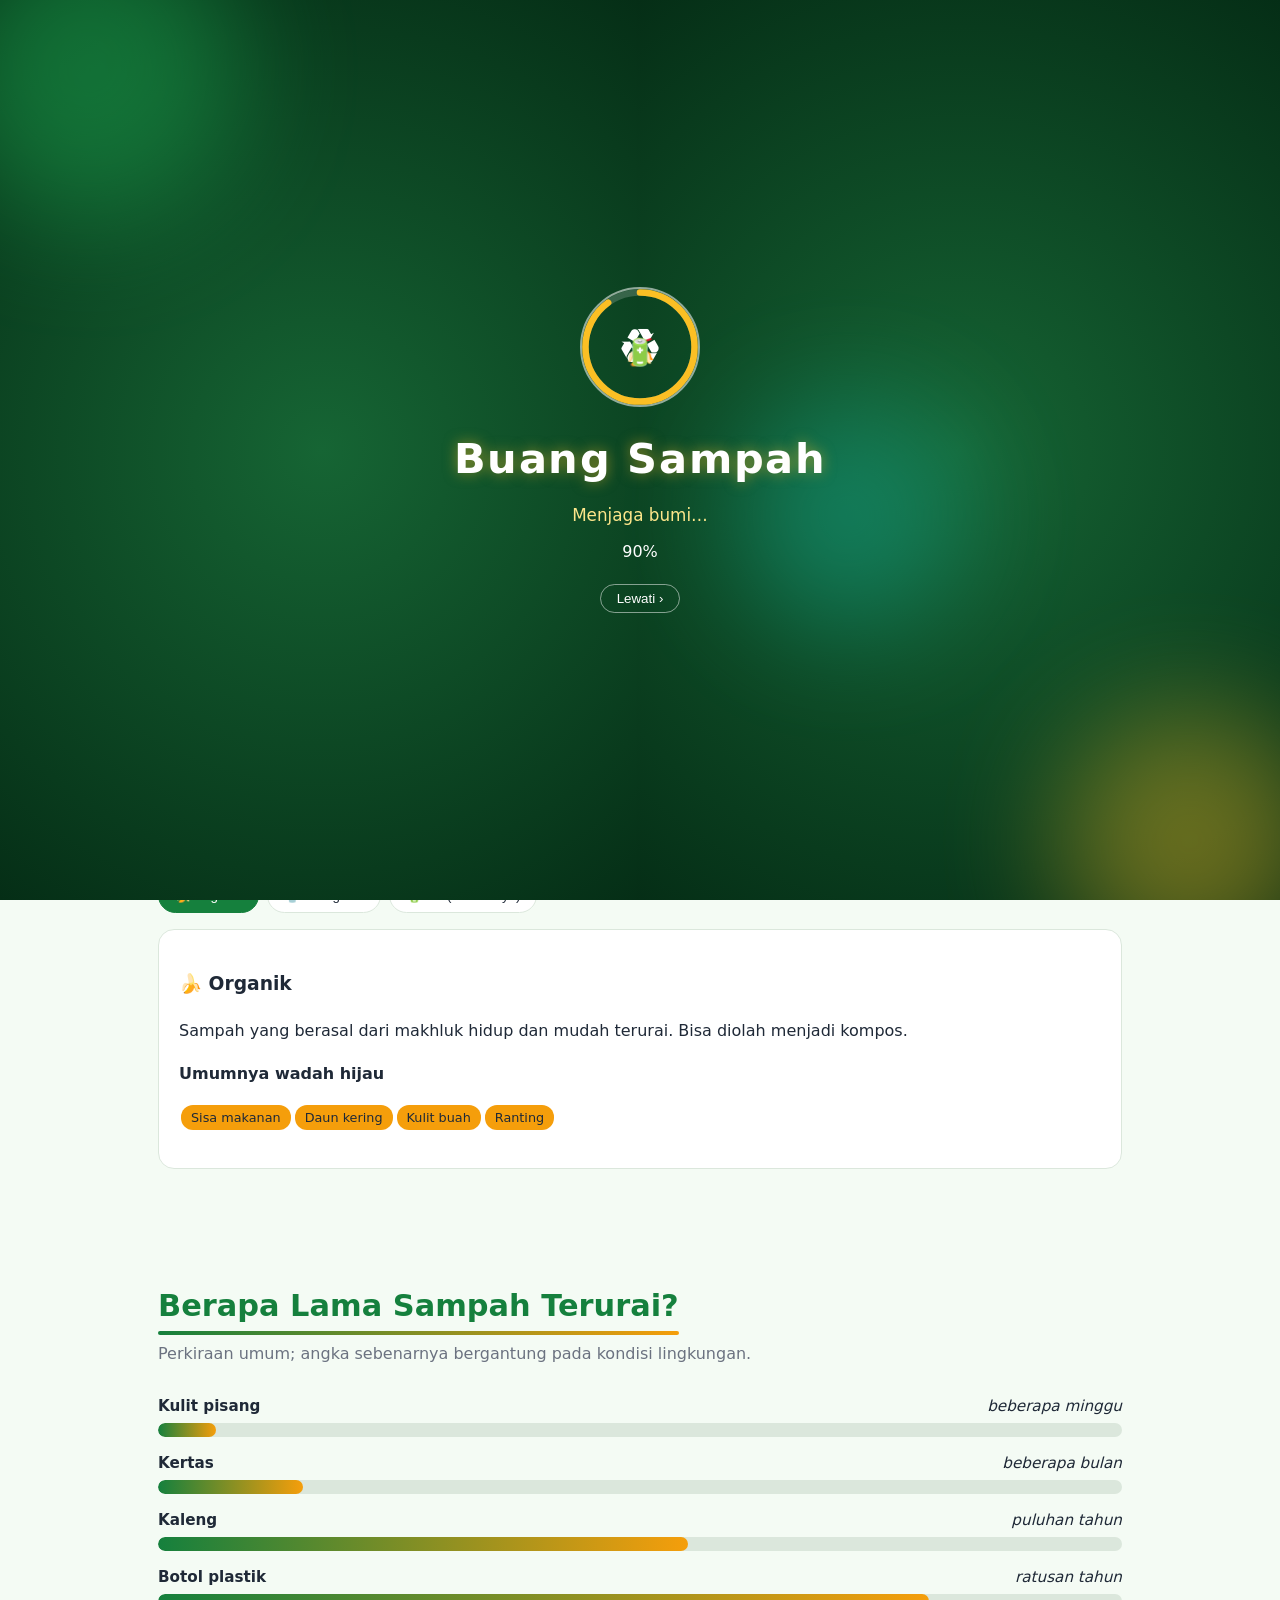
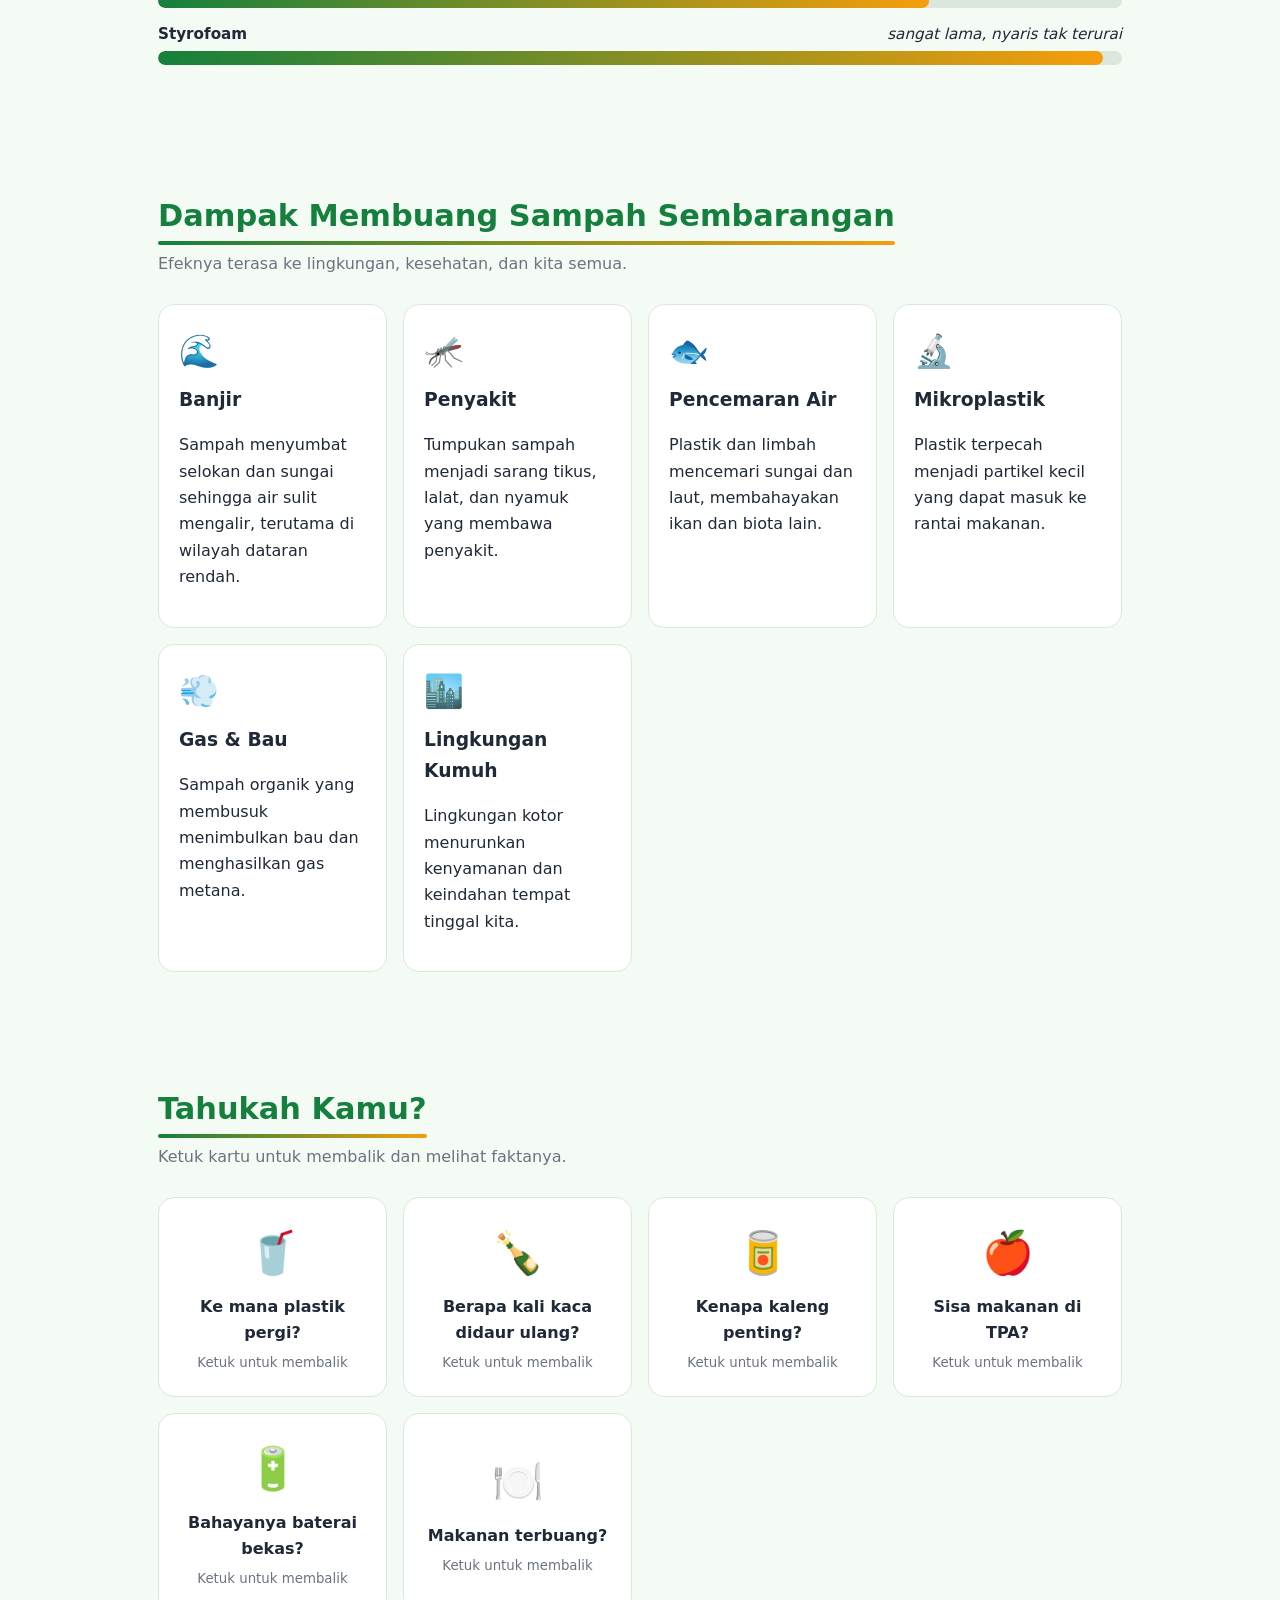
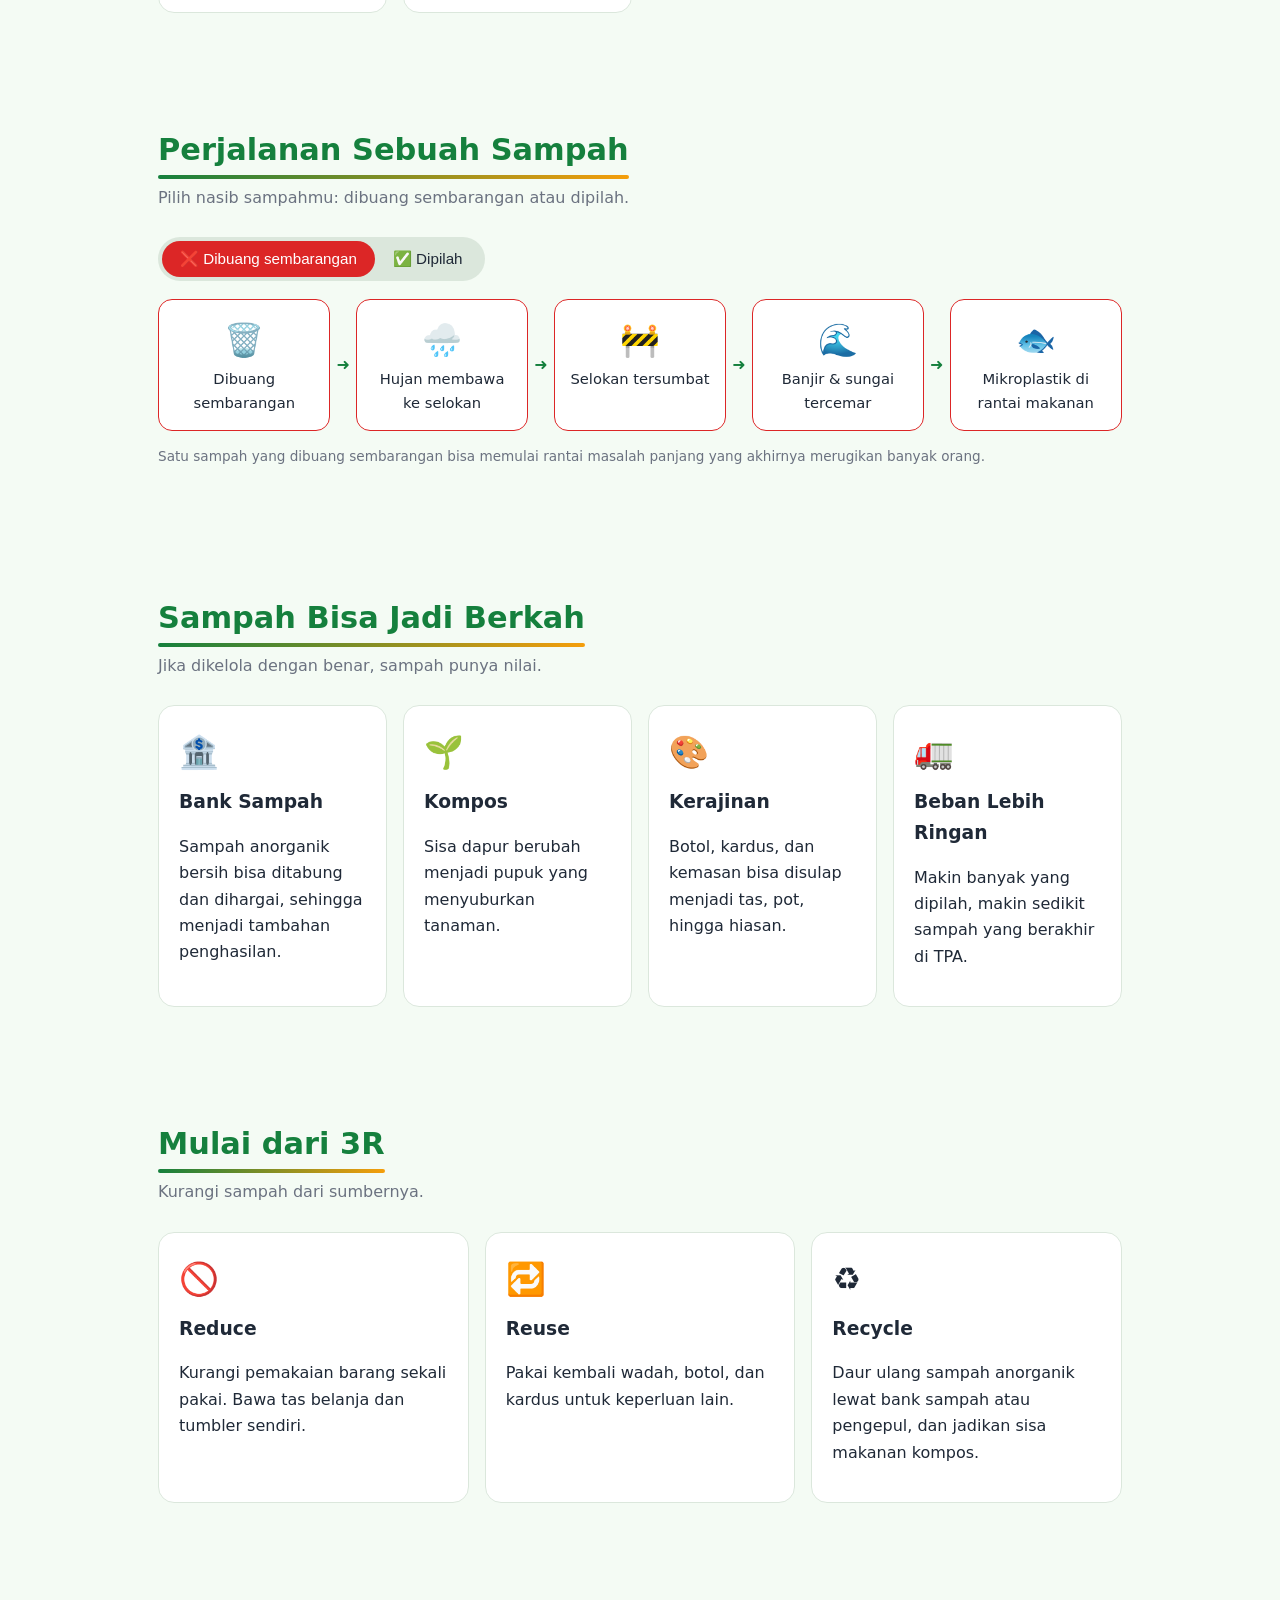
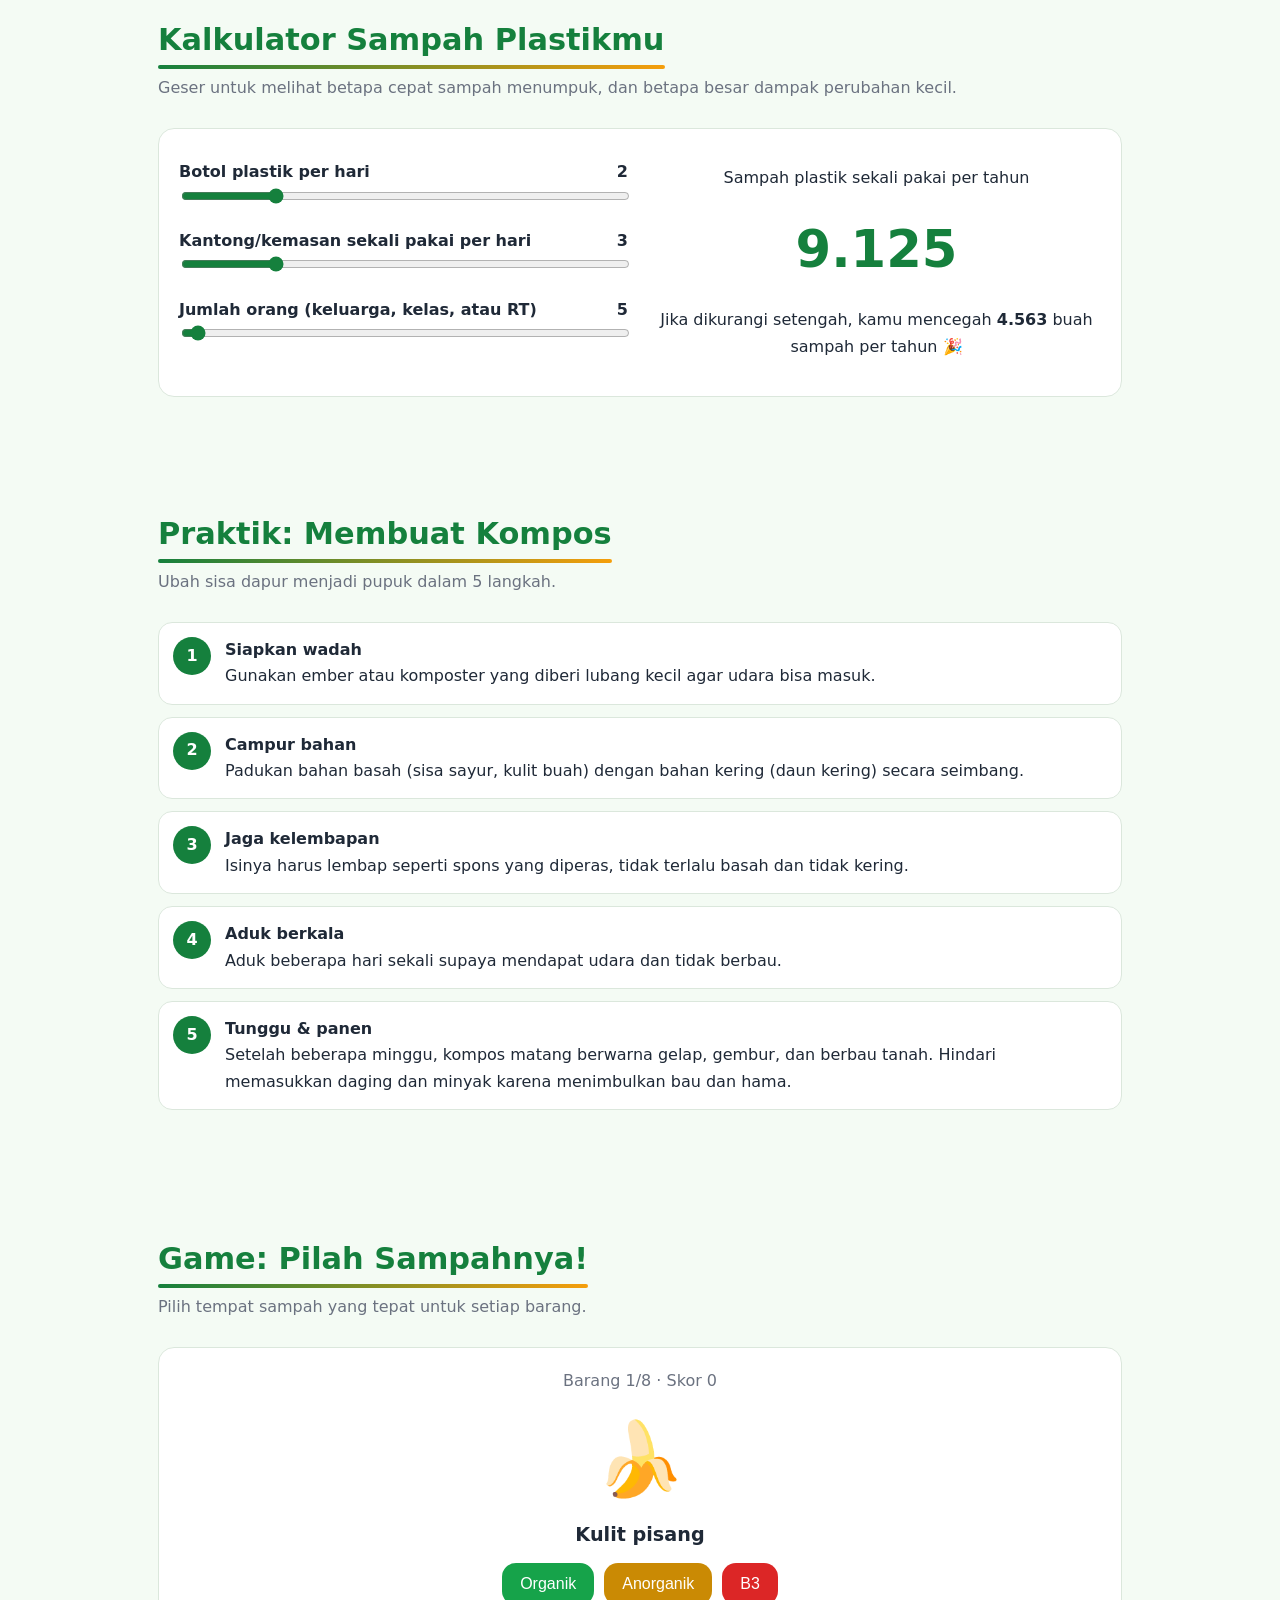
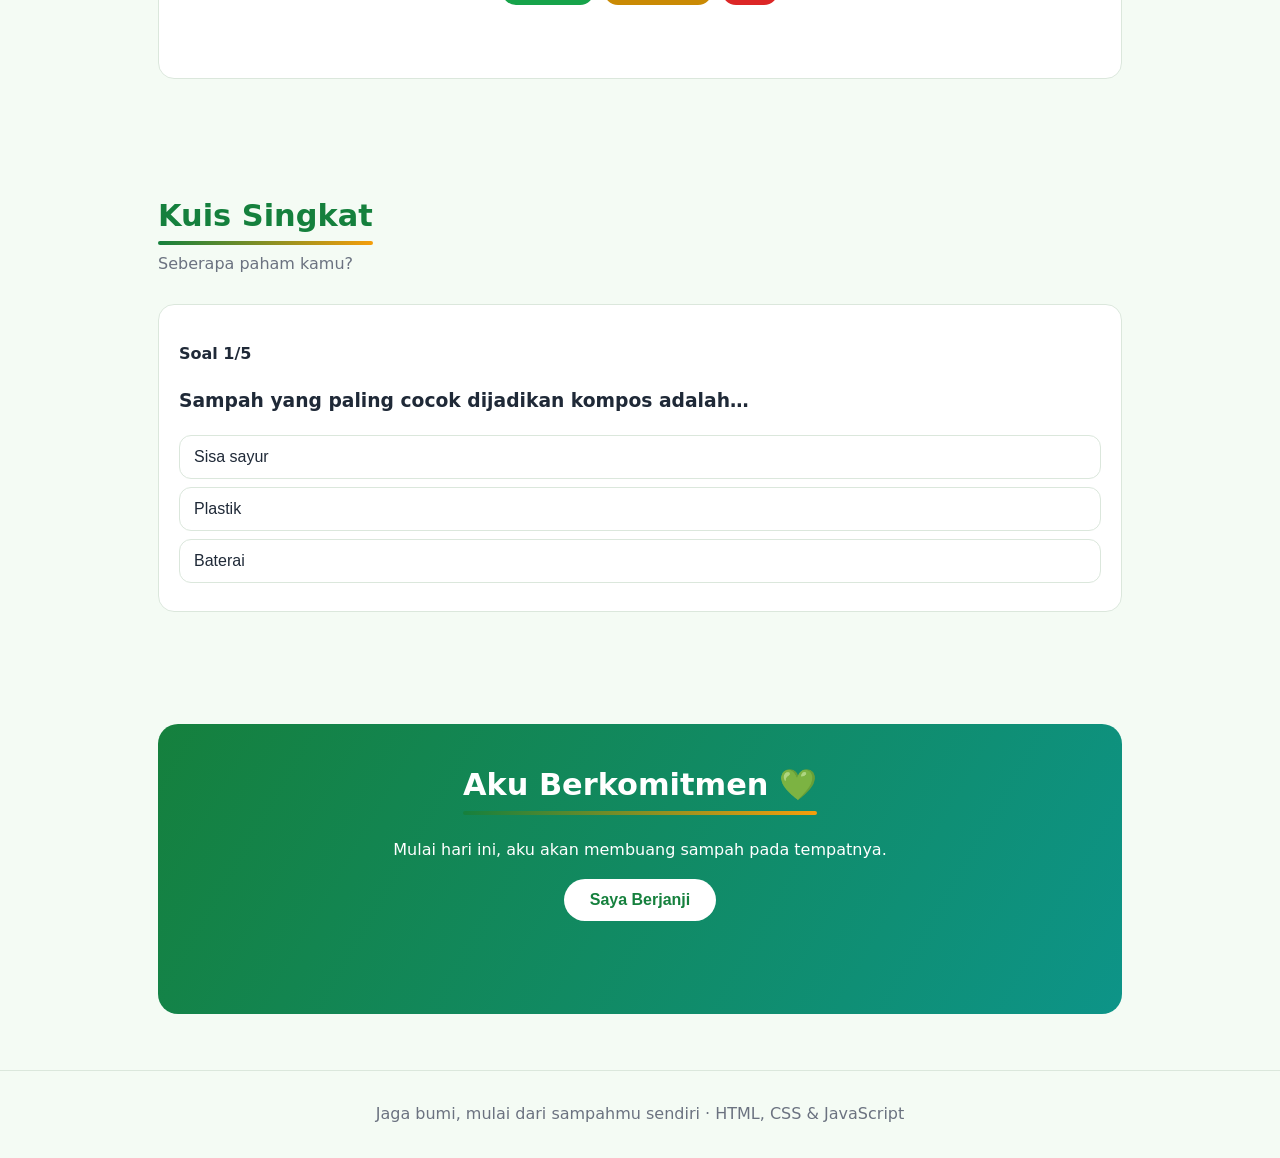
<file: sekolah/Web_edukasisampah/index.html>
<!DOCTYPE html>
<html lang="id">
<head>
<meta charset="UTF-8">
<meta name="viewport" content="width=device-width, initial-scale=1, viewport-fit=cover">
<title>Buang Sampah pada Tempatnya</title>
<link rel="stylesheet" href="style.css">
</head>
<body class="lock">
<div id="loader"><div class="cur l"></div><div class="cur r"></div><span class="gl" style="width:300px;height:300px;background:#22c55e;top:-80px;left:-60px"></span><span class="gl" style="width:260px;height:260px;background:#fbbf24;bottom:-70px;right:-40px;animation-delay:-4s"></span><span class="gl" style="width:220px;height:220px;background:#14b8a6;top:45%;right:25%;animation-delay:-7s"></span><div class="ct"><div class="ring"><svg viewBox="0 0 110 110"><circle class="bg" cx="55" cy="55" r="50"/><circle class="fg" id="fg" cx="55" cy="55" r="50"/></svg><i style="--k:0">🍌</i><i style="--k:1">🥤</i><i style="--k:2">🔋</i><em>♻️</em></div><div class="ttl" id="ttl"></div><div class="tg" id="tag">Memilah sampah…</div><div id="pct">0%</div><button id="skip">Lewati ›</button></div></div><div id="prog"></div>
<nav><b>♻️ Buang Sampah</b><a href="#jenis">Jenis</a><a href="#urai">Waktu Urai</a><a href="#dampak">Dampak</a><a href='#fakta'>Fakta</a><a href='#alur'>Alur</a><a href='#r3'>3R</a><a href='#hitung'>Hitung</a><a href='#kompos'>Kompos</a><a href="#game">Game</a><a href="#kuis">Kuis</a><button id="theme" aria-label="Ganti tema">🌓</button></nav>

<header class="hero">
<span class="fl" style="top:12%;left:8%">🍃</span><span class="fl" style="top:60%;left:14%;animation-delay:-3s">♻️</span><span class="fl" style="top:20%;right:10%;animation-delay:-5s">🌍</span><span class="fl" style="bottom:12%;right:18%;animation-delay:-2s">🌱</span>
<h1>Satu Sampah, Satu Pilihan 🌍</h1>
<p>Kenapa membuang sampah pada tempatnya itu penting? Pelajari jenis sampah, dampaknya, dan aksi nyata yang bisa kamu mulai hari ini.</p>
<div class="typed"><span id="typed"></span><span class="caret"></span></div>
<a class="btn" href="#jenis">Mulai Belajar</a>
<div class='scene'><span class='dr' style='--x:-50px;--d:0s'>🍌</span><span class='dr' style='--x:40px;--d:2s'>🥤</span><span class='dr' style='--x:-10px;--d:4s'>🥫</span><span class='bn'>🗑️</span></div>
<div class='wave'><svg viewBox='0 0 2880 100' preserveAspectRatio='none'><path d='M0 50Q180 0 360 50T720 50T1080 50T1440 50T1800 50T2160 50T2520 50T2880 50V100H0Z'/></svg><svg viewBox='0 0 2880 100' preserveAspectRatio='none'><path d='M0 60Q180 20 360 60T720 60T1080 60T1440 60T1800 60T2160 60T2520 60T2880 60V100H0Z'/></svg></div>
</header>

<section id="jenis" class="reveal">
<h2>Kenali Jenis Sampah</h2><p class="sub">Memilah sampah adalah langkah pertama.</p>
<div class="tabs" id="tabs"></div><div class="panel" id="panel"></div>
</section>

<section id="urai" class="reveal">
<h2>Berapa Lama Sampah Terurai?</h2><p class="sub">Perkiraan umum; angka sebenarnya bergantung pada kondisi lingkungan.</p>
<div id="bars"></div>
</section>

<section id="dampak" class="reveal">
<h2>Dampak Membuang Sampah Sembarangan</h2><p class="sub">Efeknya terasa ke lingkungan, kesehatan, dan kita semua.</p>
<div class="grid">
<div class="card"><div class="ic">🌊</div><h3>Banjir</h3><p>Sampah menyumbat selokan dan sungai sehingga air sulit mengalir, terutama di wilayah dataran rendah.</p></div>
<div class="card"><div class="ic">🦟</div><h3>Penyakit</h3><p>Tumpukan sampah menjadi sarang tikus, lalat, dan nyamuk yang membawa penyakit.</p></div>
<div class="card"><div class="ic">🐟</div><h3>Pencemaran Air</h3><p>Plastik dan limbah mencemari sungai dan laut, membahayakan ikan dan biota lain.</p></div>
<div class="card"><div class="ic">🔬</div><h3>Mikroplastik</h3><p>Plastik terpecah menjadi partikel kecil yang dapat masuk ke rantai makanan.</p></div>
<div class="card"><div class="ic">💨</div><h3>Gas & Bau</h3><p>Sampah organik yang membusuk menimbulkan bau dan menghasilkan gas metana.</p></div>
<div class="card"><div class="ic">🏙️</div><h3>Lingkungan Kumuh</h3><p>Lingkungan kotor menurunkan kenyamanan dan keindahan tempat tinggal kita.</p></div>
</div>
</section>

<section id='fakta' class='reveal'><h2>Tahukah Kamu?</h2><p class='sub'>Ketuk kartu untuk membalik dan melihat faktanya.</p>
<div class='grid'>
<button class='fc'><div class='in'><div class='f'><div class='ic'>🥤</div><b>Ke mana plastik pergi?</b><small>Ketuk untuk membalik</small></div><div class='b'>Plastik tidak benar-benar hilang. Ia terpecah menjadi serpihan kecil (mikroplastik) yang bisa bertahan sangat lama di lingkungan.</div></div></button>
<button class='fc'><div class='in'><div class='f'><div class='ic'>🍾</div><b>Berapa kali kaca didaur ulang?</b><small>Ketuk untuk membalik</small></div><div class='b'>Kaca dapat didaur ulang berulang kali tanpa kehilangan kualitasnya, asalkan dipilah dengan benar.</div></div></button>
<button class='fc'><div class='in'><div class='f'><div class='ic'>🥫</div><b>Kenapa kaleng penting?</b><small>Ketuk untuk membalik</small></div><div class='b'>Mendaur ulang aluminium memakai jauh lebih sedikit energi dibanding membuatnya dari bahan mentah.</div></div></button>
<button class='fc'><div class='in'><div class='f'><div class='ic'>🍎</div><b>Sisa makanan di TPA?</b><small>Ketuk untuk membalik</small></div><div class='b'>Menumpuk tanpa udara, sisa makanan menghasilkan gas metana, gas rumah kaca yang kuat. Lebih baik dikomposkan.</div></div></button>
<button class='fc'><div class='in'><div class='f'><div class='ic'>🔋</div><b>Bahayanya baterai bekas?</b><small>Ketuk untuk membalik</small></div><div class='b'>Baterai bekas mengandung logam berbahaya yang bisa meresap ke tanah dan air bila dibuang sembarangan.</div></div></button>
<button class='fc'><div class='in'><div class='f'><div class='ic'>🍽️</div><b>Makanan terbuang?</b><small>Ketuk untuk membalik</small></div><div class='b'>Membuang makanan berarti ikut membuang air, tenaga, dan energi yang dipakai untuk memproduksinya.</div></div></button>
</div></section>
<section id='alur' class='reveal'><h2>Perjalanan Sebuah Sampah</h2><p class='sub'>Pilih nasib sampahmu: dibuang sembarangan atau dipilah.</p>
<div class='sw' id='sw'><span class='pill' id='pill'></span><button class='on'>❌ Dibuang sembarangan</button><button>✅ Dipilah</button></div>
<div class='chain bad' id='chain'></div><p class='note' id='cap'></p></section>
<section id='nilai' class='reveal'><h2>Sampah Bisa Jadi Berkah</h2><p class='sub'>Jika dikelola dengan benar, sampah punya nilai.</p>
<div class='grid'>
<div class='card'><div class='ic'>🏦</div><h3>Bank Sampah</h3><p>Sampah anorganik bersih bisa ditabung dan dihargai, sehingga menjadi tambahan penghasilan.</p></div>
<div class='card'><div class='ic'>🌱</div><h3>Kompos</h3><p>Sisa dapur berubah menjadi pupuk yang menyuburkan tanaman.</p></div>
<div class='card'><div class='ic'>🎨</div><h3>Kerajinan</h3><p>Botol, kardus, dan kemasan bisa disulap menjadi tas, pot, hingga hiasan.</p></div>
<div class='card'><div class='ic'>🚛</div><h3>Beban Lebih Ringan</h3><p>Makin banyak yang dipilah, makin sedikit sampah yang berakhir di TPA.</p></div>
</div></section>
<section id="r3" class="reveal">
<h2>Mulai dari 3R</h2><p class="sub">Kurangi sampah dari sumbernya.</p>
<div class="grid">
<div class="card"><div class="ic">🚫</div><h3>Reduce</h3><p>Kurangi pemakaian barang sekali pakai. Bawa tas belanja dan tumbler sendiri.</p></div>
<div class="card"><div class="ic">🔁</div><h3>Reuse</h3><p>Pakai kembali wadah, botol, dan kardus untuk keperluan lain.</p></div>
<div class="card"><div class="ic">♻️</div><h3>Recycle</h3><p>Daur ulang sampah anorganik lewat bank sampah atau pengepul, dan jadikan sisa makanan kompos.</p></div>
</div>
</section>

<section id='hitung' class='reveal'><h2>Kalkulator Sampah Plastikmu</h2><p class='sub'>Geser untuk melihat betapa cepat sampah menumpuk, dan betapa besar dampak perubahan kecil.</p>
<div class='panel calc'><div><div class='sl'><label>Botol plastik per hari <b id='v1'>2</b></label><input type='range' id='s1' min='0' max='10' value='2'></div>
<div class='sl'><label>Kantong/kemasan sekali pakai per hari <b id='v2'>3</b></label><input type='range' id='s2' min='0' max='15' value='3'></div>
<div class='sl'><label>Jumlah orang (keluarga, kelas, atau RT) <b id='v3'>5</b></label><input type='range' id='s3' min='1' max='200' value='5'></div></div>
<div class='res'><p>Sampah plastik sekali pakai per tahun</p><div class='big' id='r1'>0</div><p>Jika dikurangi setengah, kamu mencegah <b id='r2'>0</b> buah sampah per tahun 🎉</p></div></div></section>
<section id='kompos' class='reveal'><h2>Praktik: Membuat Kompos</h2><p class='sub'>Ubah sisa dapur menjadi pupuk dalam 5 langkah.</p><div id='steps'></div></section>
<section id="game" class="reveal">
<h2>Game: Pilah Sampahnya!</h2><p class="sub">Pilih tempat sampah yang tepat untuk setiap barang.</p>
<div class="panel game" id="game-box"></div>
</section>

<section id="kuis" class="reveal">
<h2>Kuis Singkat</h2><p class="sub">Seberapa paham kamu?</p>
<div class="q" id="quiz"></div>
</section>

<section class="reveal">
<div class="pledge"><h2 style="color:#fff">Aku Berkomitmen 💚</h2><p>Mulai hari ini, aku akan membuang sampah pada tempatnya.</p>
<button class="btn" id="pledge" style="animation:none">Saya Berjanji</button><p id="pmsg" style="min-height:1.6em"></p></div>
</section>

<button id="top" aria-label="Ke atas">↑</button>
<footer>Jaga bumi, mulai dari sampahmu sendiri · HTML, CSS & JavaScript</footer>

<script src="script.js"></script>
</body>
</html>
</file>
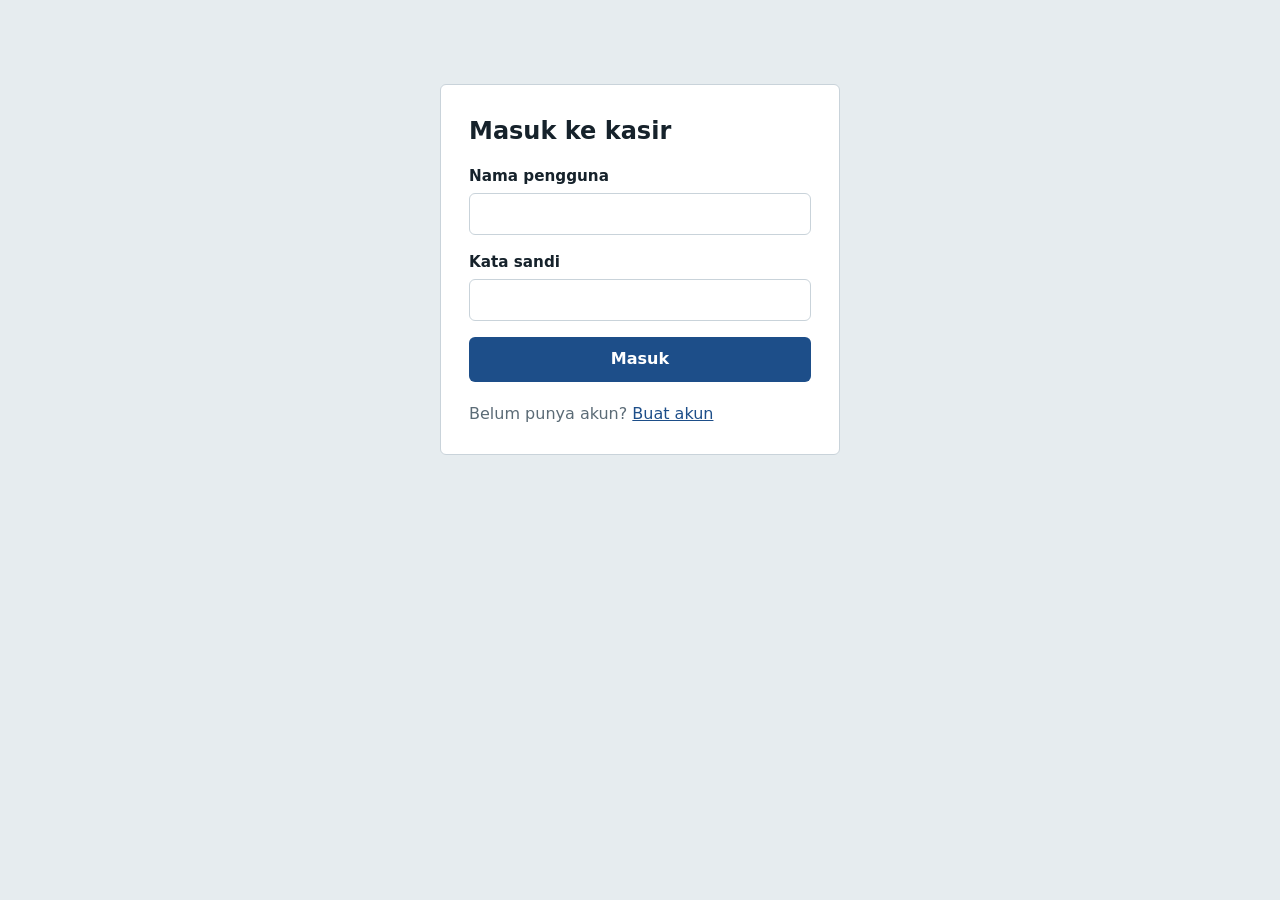
<file: SimpleWeb/Web_Kasir/index.html>
<!doctype html>
<html lang="id">
<head>
  <meta charset="utf-8">
  <meta name="viewport" content="width=device-width, initial-scale=1">
  <title>Kasir Toko</title>
  <link rel="stylesheet" href="style.css">
</head>
<body>

  <header class="bar" id="bar" hidden>
    <span class="merek">Kasir Toko</span>
    <nav id="nav" aria-label="Menu utama">
      <button type="button" data-view="kasir">Kasir</button>
      <button type="button" data-view="barang">Barang</button>
      <button type="button" data-view="riwayat">Riwayat</button>
    </nav>
    <div class="keluar">
      <span id="nama-user"></span>
      <button type="button" id="keluar" class="tautan">Keluar</button>
    </div>
  </header>

  <main>
    <p id="pesan" class="pesan" role="status" hidden></p>

    <!-- ===== Login & daftar ===== -->
    <section id="view-auth" class="kartu-akun" hidden>
      <h1 id="judul-auth">Masuk ke kasir</h1>

      <form id="form-masuk">
        <label>Nama pengguna
          <input name="username" autocomplete="username" required>
        </label>
        <label>Kata sandi
          <input type="password" name="password" autocomplete="current-password" required>
        </label>
        <button type="submit" class="utama">Masuk</button>
      </form>

      <form id="form-daftar" hidden>
        <label>Nama pengguna
          <input name="username" autocomplete="username" minlength="3" maxlength="30" required>
          <small>Huruf, angka, atau garis bawah (3-30 karakter).</small>
        </label>
        <label>Kata sandi
          <input type="password" name="password" autocomplete="new-password" minlength="6" required>
          <small>Minimal 6 karakter.</small>
        </label>
        <label>Ulangi kata sandi
          <input type="password" name="konfirmasi" autocomplete="new-password" required>
        </label>
        <button type="submit" class="utama">Buat akun</button>
      </form>

      <p class="catatan">
        <span id="teks-ganti">Belum punya akun?</span>
        <button type="button" id="ganti-auth" class="link">Buat akun</button>
      </p>
    </section>

    <!-- ===== Kasir ===== -->
    <section id="view-kasir" hidden>
      <div class="kasir">
        <section class="rak" aria-label="Daftar barang">
          <input type="search" id="cari" placeholder="Cari barang" aria-label="Cari barang">
          <div class="grid" id="grid"></div>
          <p class="kosong" id="kosong-rak" hidden>
            Belum ada barang. <button type="button" class="link" id="ke-barang">Tambah barang pertama</button>.
          </p>
        </section>

        <aside class="struk" aria-label="Struk">
          <h2>Struk</h2>
          <ul id="baris-struk" class="baris-struk"></ul>
          <dl class="ringkas">
            <div class="total"><dt>Total</dt><dd id="total">Rp0</dd></div>
            <div>
              <dt><label for="bayar">Uang bayar</label></dt>
              <dd><input id="bayar" inputmode="numeric" autocomplete="off" placeholder="0"></dd>
            </div>
            <div><dt id="label-kembali">Kembalian</dt><dd id="kembali">Rp0</dd></div>
          </dl>
          <div class="aksi">
            <button type="button" id="uang-pas" class="sekunder">Uang pas</button>
            <button type="button" id="kosongkan" class="sekunder">Kosongkan</button>
          </div>
          <button type="button" id="bayar-btn" class="utama besar" disabled>Bayar</button>
          <p id="status" class="pesan" hidden></p>
        </aside>
      </div>
    </section>

    <!-- ===== Barang ===== -->
    <section id="view-barang" hidden>
      <h1>Daftar barang</h1>
      <form id="form-barang" class="form-barang">
        <label>Nama barang
          <input name="nama" maxlength="60" required>
        </label>
        <label>Harga (Rp)
          <input name="harga" type="number" min="0" step="1" required>
        </label>
        <label>Stok
          <input name="stok" type="number" min="0" step="1" value="0" required>
        </label>
        <button type="submit" class="utama">Tambah barang</button>
      </form>

      <div class="gulir" id="wadah-tabel">
        <table class="tabel">
          <thead><tr><th>Nama</th><th>Harga (Rp)</th><th>Stok</th><th></th></tr></thead>
          <tbody id="isi-tabel"></tbody>
        </table>
      </div>
      <p class="kosong" id="kosong-barang" hidden>Belum ada barang. Isi formulir di atas untuk menambah barang pertama.</p>
    </section>

    <!-- ===== Riwayat ===== -->
    <section id="view-riwayat" hidden>
      <h1>Riwayat transaksi</h1>
      <div id="isi-riwayat"></div>
      <p class="kosong" id="kosong-riwayat" hidden>Belum ada transaksi. Transaksi yang dibayar di halaman Kasir akan muncul di sini.</p>
    </section>
  </main>

  <script src="app.js"></script>
</body>
</html>
</file>
<file: sekolah/Web_edukasisampah/style.css>
:root{--bg:#f4fbf4;--card:#fff;--text:#1f2937;--muted:#6b7280;--p:#15803d;--a:#f59e0b;--line:#dbe7dc;color-scheme:light;box-sizing:border-box;padding-top:env(safe-area-inset-top,0px);padding-bottom:env(safe-area-inset-bottom,0px)}
@media (prefers-color-scheme:dark){:root:not([data-theme="light"]){--bg:#0a1510;--card:#122219;--text:#e5efe7;--muted:#9bb0a0;--p:#4ade80;--a:#fbbf24;--line:#21392a;color-scheme:dark}}
:root[data-theme="dark"]{--bg:#0a1510;--card:#122219;--text:#e5efe7;--muted:#9bb0a0;--p:#4ade80;--a:#fbbf24;--line:#21392a;color-scheme:dark}
*{box-sizing:border-box}html{scroll-behavior:smooth;scroll-padding-top:70px}
body{margin:0;background:var(--bg);color:var(--text);font-family:'Segoe UI',system-ui,Arial,sans-serif;line-height:1.65;transition:background .5s,color .5s}
nav{position:sticky;top:0;z-index:20;background:var(--card);border-bottom:1px solid var(--line);display:flex;gap:14px;align-items:center;padding:10px 18px;overflow-x:auto;white-space:nowrap}
nav b{color:var(--p);margin-right:auto}nav a{color:var(--text);text-decoration:none;font-size:.9rem;position:relative}
nav a::after{content:"";position:absolute;left:0;bottom:-4px;height:2px;width:0;background:var(--p);transition:width .3s}nav a:hover::after,nav a.act::after{width:100%}nav a.act{color:var(--p);font-weight:700}
nav button{border:1px solid var(--line);background:none;color:var(--text);border-radius:20px;padding:4px 10px;cursor:pointer}
.hero{text-align:center;padding:84px 20px 74px;color:#fff;background:linear-gradient(120deg,#14532d,#15803d,#0d9488,#65a30d,#14532d);background-size:300% 300%;animation:flow 14s ease infinite;position:relative;overflow:hidden}
.hero>*:not(.fl){position:relative;z-index:1}
.hero h1{font-size:clamp(2rem,6vw,3.5rem);margin:0 0 10px;animation:up .9s backwards}.hero p{max-width:640px;margin:0 auto 24px;font-size:1.1rem;animation:up .9s .2s backwards}
.fl{position:absolute;font-size:2.4rem;opacity:.35;animation:float 8s ease-in-out infinite}
.btn{display:inline-block;background:#fff;color:#15803d;padding:12px 26px;border-radius:30px;font-weight:700;text-decoration:none;border:0;cursor:pointer;font-size:1rem;transition:transform .2s;animation:up .9s .4s backwards;position:relative;overflow:hidden}
.btn:hover{transform:translateY(-3px) scale(1.04)}
section{max-width:1000px;margin:auto;padding:56px 18px}
h2{font-size:1.9rem;margin:0 0 6px;color:var(--p);display:inline-block}h2::after{content:"";display:block;height:4px;width:0;border-radius:4px;background:linear-gradient(90deg,var(--p),var(--a));transition:width 1s .4s}.show h2::after{width:100%}
.sub{color:var(--muted);margin:0 0 26px}
.grid{display:grid;grid-template-columns:repeat(auto-fit,minmax(220px,1fr));gap:16px}
.card,.panel,.q{background:var(--card);border:1px solid var(--line);border-radius:16px;padding:20px}
.card{transition:transform .25s,box-shadow .25s,border-color .3s}.card:hover{transform:translateY(-6px);box-shadow:0 12px 28px rgba(0,0,0,.12);border-color:var(--p)}
.ic{display:inline-block;font-size:2rem;transition:transform .4s}.card:hover .ic{transform:scale(1.35) rotate(-10deg)}.card h3{margin:8px 0 4px}
.tabs{display:flex;flex-wrap:wrap;gap:8px;margin-bottom:16px}
.tab{border:1px solid var(--line);background:var(--card);color:var(--text);padding:9px 16px;border-radius:24px;cursor:pointer;transition:all .3s}.tab:hover{transform:translateY(-3px)}
.tab.on{background:var(--p);color:#fff;border-color:var(--p)}
.tag{display:inline-block;background:var(--a);color:#1f2937;border-radius:12px;padding:2px 10px;font-size:.8rem;margin:2px}
.reveal{opacity:0;transform:translateY(40px);filter:blur(6px);transition:opacity .9s,transform .9s cubic-bezier(.2,.8,.2,1),filter .9s}.reveal.show{opacity:1;transform:none;filter:none}
.reveal.show .card,.reveal.show .row,.reveal.show .fc,.reveal.show .stp{animation:pop .7s cubic-bezier(.2,.8,.2,1) backwards;animation-delay:var(--d,0s)}
.swap{animation:slide .5s cubic-bezier(.2,.8,.2,1)}
.fc{perspective:900px;cursor:pointer;height:200px;background:none;border:0;padding:0;font:inherit;color:inherit;text-align:center}
.fc .in{position:relative;width:100%;height:100%;transition:transform .8s cubic-bezier(.2,.8,.2,1);transform-style:preserve-3d}.fc.flip .in{transform:rotateY(180deg)}
.fc .f,.fc .b{position:absolute;inset:0;backface-visibility:hidden;-webkit-backface-visibility:hidden;border-radius:16px;padding:16px;display:flex;flex-direction:column;justify-content:center;align-items:center;gap:6px;border:1px solid var(--line)}
.fc .f{background:var(--card)}.fc .f .ic{font-size:2.6rem}.fc .f small{color:var(--muted)}.fc .b{background:linear-gradient(135deg,var(--p),#0d9488);color:#fff;transform:rotateY(180deg);font-size:.92rem;line-height:1.5}
.sw{display:inline-flex;background:var(--line);border-radius:30px;padding:4px;margin-bottom:18px;position:relative}.sw button{position:relative;z-index:1;border:0;background:none;color:var(--text);padding:9px 18px;border-radius:26px;cursor:pointer;font-size:.95rem;transition:color .3s}.sw button.on{color:#fff}
.pill{position:absolute;top:4px;bottom:4px;left:4px;width:0;border-radius:26px;background:var(--p);transition:all .45s cubic-bezier(.2,.8,.2,1)}.sw:has(button:nth-of-type(1).on) .pill{background:#dc2626}
.chain{display:flex;flex-wrap:wrap;gap:6px;align-items:stretch}.nd{flex:1 1 130px;background:var(--card);border:1px solid var(--line);border-radius:14px;padding:14px;text-align:center;font-size:.92rem;opacity:0;transform:translateY(18px) scale(.9);animation:nin .6s forwards;animation-delay:calc(var(--i)*.2s)}
.nd .ic{font-size:2rem;display:block}.chain.bad .nd{border-color:#dc2626}.chain.good .nd{border-color:var(--p)}
.ar{align-self:center;color:var(--p);font-weight:800;opacity:0;animation:nin .5s forwards;animation-delay:calc(var(--i)*.2s)}@keyframes nin{to{opacity:1;transform:none}}
.calc{display:grid;grid-template-columns:repeat(auto-fit,minmax(260px,1fr));gap:24px;align-items:center}.sl{margin-bottom:16px}.sl label{display:flex;justify-content:space-between;font-weight:600;gap:10px}.sl input{width:100%;accent-color:var(--p)}
.res{text-align:center}.big{font-size:clamp(2.2rem,8vw,3.2rem);font-weight:800;color:var(--p);font-variant-numeric:tabular-nums}
.stp{display:flex;gap:14px;margin-bottom:12px;background:var(--card);border:1px solid var(--line);border-radius:14px;padding:14px;align-items:flex-start}.stp .n{flex:0 0 38px;height:38px;border-radius:50%;background:var(--p);color:#fff;display:grid;place-items:center;font-weight:800}
.hero{padding-bottom:120px}.hero>.wave{position:absolute;left:0;bottom:-1px;width:100%;height:70px;line-height:0;pointer-events:none;overflow:hidden}
.wave svg{position:absolute;left:0;bottom:0;width:200%;height:100%;animation:wv 12s linear infinite}.wave svg+svg{opacity:.5;animation-duration:7s;animation-direction:reverse}.wave path{fill:var(--bg)}@keyframes wv{to{transform:translateX(-50%)}}
.scene{position:relative;height:120px;width:160px;margin:28px auto 0}
.bn{position:absolute;bottom:0;left:50%;margin-left:-28px;font-size:3.4rem;line-height:1;transform-origin:bottom;animation:shk 2s .1s infinite}@keyframes shk{0%{transform:scale(1.18,.88)}12%{transform:scale(.95,1.08)}25%,100%{transform:none}}
.dr{position:absolute;top:-24px;left:50%;margin-left:-14px;font-size:1.8rem;opacity:0;animation:drp 6s infinite;animation-delay:var(--d)}
@keyframes drp{0%{opacity:0;transform:translate(var(--x),-10px) rotate(0)}8%{opacity:1}34%{opacity:1;transform:translate(0,66px) rotate(300deg) scale(.8)}40%,100%{opacity:0;transform:translate(0,80px) scale(.3)}}
.pl{position:fixed;top:0;z-index:-1;opacity:.28;pointer-events:none;animation:pfall linear infinite}
@keyframes pfall{0%{transform:translate(0,-10vh) rotate(0)}50%{transform:translate(var(--s),55vh) rotate(180deg)}100%{transform:translate(0,110vh) rotate(360deg)}}
.sp{position:fixed;z-index:70;font-size:1rem;pointer-events:none;animation:spk .9s ease-out forwards}
@keyframes spk{from{transform:translate(-50%,-50%) scale(1)}to{transform:translate(calc(-50% + var(--dx)),calc(-50% + var(--dy))) scale(.3) rotate(240deg);opacity:0}}
.card{position:relative;overflow:hidden}.card::after{content:'';position:absolute;top:0;left:-100%;width:60%;height:100%;background:linear-gradient(100deg,transparent,rgba(255,255,255,.35),transparent);transform:skewX(-20deg);transition:left .8s;pointer-events:none}.card:hover::after{left:140%}
.reveal.show h2{animation:up .8s backwards}
@media (prefers-reduced-motion:reduce){.nd,.ar{opacity:1!important;transform:none!important}}
@keyframes pop{from{opacity:0;transform:translateY(30px) scale(.92)}}@keyframes slide{from{opacity:0;transform:translateX(30px)}}@keyframes up{from{opacity:0;transform:translateY(30px)}}
@keyframes flow{0%,100%{background-position:0 50%}50%{background-position:100% 50%}}@keyframes float{0%,100%{transform:translateY(0) rotate(0)}50%{transform:translateY(-30px) rotate(15deg)}}@keyframes spin{to{transform:rotate(360deg)}}
.row{margin-bottom:14px}.row span{display:flex;justify-content:space-between;font-size:.95rem}
.bar{height:14px;background:var(--line);border-radius:8px;overflow:hidden;margin-top:4px}.bar i{display:block;height:100%;width:0;border-radius:8px;background:linear-gradient(90deg,var(--p),var(--a));transition:width 1.4s cubic-bezier(.2,.8,.2,1)}
.game{text-align:center}.item{font-size:4.5rem;animation:pop .5s}.gname{font-weight:700;font-size:1.2rem;margin-bottom:12px}
.bins{display:flex;flex-wrap:wrap;gap:10px;justify-content:center}.bin{border:0;border-radius:14px;padding:12px 18px;color:#fff;font-size:1rem;cursor:pointer;transition:transform .2s}.bin:hover{transform:translateY(-4px) scale(1.05)}
.bin.o{background:#16a34a}.bin.a{background:#ca8a04}.bin.b{background:#dc2626}
.fb{min-height:2.6em;margin-top:12px}.score{color:var(--muted);margin-bottom:6px}
.opt{display:block;width:100%;text-align:left;margin:8px 0;padding:12px 14px;border-radius:12px;border:1px solid var(--line);background:none;color:var(--text);cursor:pointer;font-size:1rem;transition:all .25s}
.opt:hover{border-color:var(--p);transform:translateX(8px)}.opt.ok{background:#16a34a;color:#fff;border-color:#16a34a}.opt.no{background:#dc2626;color:#fff;border-color:#dc2626}
.pledge{text-align:center;background:linear-gradient(120deg,var(--p),#0d9488);color:#fff;border-radius:20px;padding:36px 20px}
.note{font-size:.85rem;color:var(--muted);margin-top:14px}
#prog{position:fixed;top:0;left:0;height:4px;width:0;background:linear-gradient(90deg,var(--p),var(--a));z-index:50}
#loader{position:fixed;inset:0;z-index:100;display:flex;align-items:center;justify-content:center;overflow:hidden}#loader.gone{display:none}
#loader .cur{position:absolute;top:0;width:50.2%;height:100%;background:radial-gradient(circle at 50% 50%,#166534,#052e16);transition:transform 1.1s cubic-bezier(.77,0,.18,1) .15s}
#loader .l{left:0}#loader .r{right:0}#loader.out .l{transform:translateX(-101%)}#loader.out .r{transform:translateX(101%)}
#loader .ct{position:relative;z-index:2;text-align:center;color:#fff;padding:20px;transition:opacity .5s,transform .7s}#loader.out .ct{opacity:0;transform:scale(1.5)}
.ring{width:120px;height:120px;margin:0 auto 18px;position:relative;display:grid;place-items:center;font-size:3.2rem}.ring svg{position:absolute;inset:0;transform:rotate(-90deg)}
.ring circle{fill:none;stroke-width:6;stroke-linecap:round}.ring .bg{stroke:rgba(255,255,255,.18)}.ring .fg{stroke:#fbbf24;stroke-dasharray:314;stroke-dashoffset:314}
.ring em{font-style:normal;animation:bob 2s ease-in-out infinite}@keyframes bob{50%{transform:scale(1.2) rotate(20deg)}}
.ttl{font-size:clamp(1.6rem,6vw,2.6rem);font-weight:800;letter-spacing:.04em;text-shadow:0 0 14px rgba(251,191,36,.5);animation:glw 2.4s ease-in-out infinite}
.ttl span{display:inline-block;opacity:0;transform:translateY(30px) rotate(8deg);animation:letter .6s cubic-bezier(.2,.8,.2,1) forwards;animation-delay:calc(var(--i)*55ms + 300ms)}
@keyframes letter{to{opacity:1;transform:none}}
#pct{margin-top:10px;font-variant-numeric:tabular-nums}
#skip{margin-top:18px;background:none;border:1px solid rgba(255,255,255,.5);color:#fff;padding:6px 16px;border-radius:20px;cursor:pointer;opacity:0;animation:letter .6s 1s forwards}
.lf{position:absolute;top:-10%;font-size:1.6rem;opacity:.5;z-index:1;animation:fall linear infinite;transition:opacity .4s}@keyframes fall{to{transform:translateY(115vh) rotate(360deg)}}
#loader.out .lf{opacity:0}
.ring::before{content:"";position:absolute;inset:0;border-radius:50%;border:2px solid rgba(255,255,255,.55);animation:rip 2s ease-out infinite}@keyframes rip{from{transform:scale(1);opacity:.8}to{transform:scale(2);opacity:0}}
.ring i{position:absolute;left:50%;top:50%;margin:-16px;width:32px;text-align:center;font-style:normal;font-size:1.6rem;animation:orb 6s linear infinite;animation-delay:calc(var(--k)*-2s)}
@keyframes orb{from{transform:rotate(0) translateX(88px) rotate(0)}to{transform:rotate(360deg) translateX(88px) rotate(-360deg)}}
.gl{position:absolute;z-index:1;border-radius:50%;filter:blur(60px);opacity:.4;animation:float 9s ease-in-out infinite;transition:opacity .5s}#loader.out .gl{opacity:0}
.tg{margin-top:8px;font-size:1.05rem;min-height:1.6em;color:#fde68a}
.bs{position:absolute;left:50%;top:50%;font-size:1.8rem;z-index:3;animation:bst 1.3s ease-out forwards}@keyframes bst{to{transform:translate(var(--dx),var(--dy)) rotate(360deg) scale(.4);opacity:0}}
@keyframes glw{50%{text-shadow:0 0 30px rgba(251,191,36,.95)}}
@media (prefers-reduced-motion:reduce){.bs{display:none}}
body.lock{overflow:hidden}
.typed{font-size:clamp(1.05rem,3.5vw,1.4rem);font-weight:700;min-height:2em;margin:0 0 22px;color:#fde68a;animation:up .9s .3s backwards}
.caret{display:inline-block;width:3px;height:1.1em;background:#fde68a;margin-left:3px;vertical-align:-.15em;animation:blink 1s steps(1) infinite}@keyframes blink{50%{opacity:0}}
body.lock .typed{animation-play-state:paused}body.lock .hero h1,body.lock .hero p,body.lock .hero .btn{animation-play-state:paused}
@media (prefers-reduced-motion:reduce){.ttl span,#skip{opacity:1!important;transform:none!important}}
.spin{width:54px;height:54px;border-radius:50%;border:5px solid var(--line);border-top-color:var(--p);border-right-color:var(--a);animation:spin .9s linear infinite}
#top{position:fixed;right:18px;bottom:calc(18px + env(safe-area-inset-bottom,0px));width:46px;height:46px;border-radius:50%;border:0;background:var(--p);color:#fff;font-size:1.3rem;cursor:pointer;opacity:0;transform:translateY(20px) scale(.6);pointer-events:none;transition:.4s;z-index:30}#top.on{opacity:1;transform:none;pointer-events:auto}
footer{text-align:center;padding:30px 18px;color:var(--muted);border-top:1px solid var(--line)}
@media (prefers-reduced-motion:reduce){*,*::before,*::after{animation:none!important;transition:none!important}.reveal{opacity:1;transform:none;filter:none}}
</file>
<file: SimpleWeb/Web_Kasir/style.css>
:root {
    --latar: #e6ecef;
    --kertas: #ffffff;
    --tinta: #16222b;
    --redup: #5b6b76;
    --garis: #c9d3da;
    --biru: #1d4e89;
    --biru-tua: #153a68;
    --hijau: #1e7a52;
    --merah: #b3261e;
    --merah-muda: #fbe9e7;
    --hijau-muda: #e3f4ec;
    --radius: 6px;
  }
  
  * { box-sizing: border-box; }
  [hidden] { display: none !important; }
  
  body {
    margin: 0;
    background: var(--latar);
    color: var(--tinta);
    font-family: "Segoe UI", system-ui, -apple-system, "Helvetica Neue", Arial, sans-serif;
    line-height: 1.5;
    font-variant-numeric: tabular-nums;
  }
  
  main { max-width: 1180px; margin: 0 auto; padding: 1.25rem 1rem 3rem; }
  h1 { font-size: 1.5rem; margin: 0.5rem 0 1rem; }
  h2 { font-size: 1.125rem; margin: 0 0 0.75rem; }
  :focus-visible { outline: 3px solid #f0b429; outline-offset: 2px; }
  
  /* ---------- bilah atas ---------- */
  .bar { display: flex; align-items: center; gap: 1.5rem; background: var(--tinta); color: #fff; padding: 0.6rem 1rem; }
  .bar .merek { font-weight: 700; font-size: 1.1rem; }
  .bar nav { display: flex; gap: 0.25rem; flex: 1; }
  .bar nav button {
    background: none; border: 0; color: #cfd8de; padding: 0.4rem 0.9rem;
    border-radius: var(--radius); font: inherit; cursor: pointer;
  }
  .bar nav button:hover { background: rgba(255, 255, 255, 0.1); }
  .bar nav button[aria-current="page"] { background: #fff; color: var(--tinta); font-weight: 600; }
  .keluar { display: flex; align-items: center; gap: 0.75rem; font-size: 0.9rem; }
  .tautan {
    background: none; border: 1px solid #5d7080; color: #fff; padding: 0.3rem 0.7rem;
    border-radius: var(--radius); cursor: pointer; font: inherit;
  }
  .tautan:hover { background: rgba(255, 255, 255, 0.12); }
  
  /* ---------- pesan ---------- */
  .pesan { padding: 0.65rem 0.9rem; border-radius: var(--radius); margin: 0 0 1rem; border: 1px solid; }
  .pesan.error { background: var(--merah-muda); border-color: #e7b4ae; color: #7a1a14; }
  .pesan.ok { background: var(--hijau-muda); border-color: #a6d6bf; color: #14543a; }
  
  /* ---------- tombol & input ---------- */
  button { font: inherit; cursor: pointer; }
  button:disabled { cursor: not-allowed; opacity: 0.5; }
  input {
    font: inherit; padding: 0.55rem 0.7rem; border: 1px solid var(--garis);
    border-radius: var(--radius); background: #fff; color: var(--tinta); width: 100%;
  }
  .link { background: none; border: 0; padding: 0; color: var(--biru); text-decoration: underline; font: inherit; }
  
  .utama { background: var(--biru); color: #fff; border: 0; border-radius: var(--radius); padding: 0.65rem 1.1rem; font-weight: 600; }
  .utama:hover:not(:disabled) { background: var(--biru-tua); }
  .utama.besar { width: 100%; padding: 0.9rem; font-size: 1.1rem; background: var(--hijau); }
  .utama.besar:hover:not(:disabled) { background: #176342; }
  .sekunder { background: #fff; color: var(--tinta); border: 1px solid var(--garis); border-radius: var(--radius); padding: 0.5rem 0.8rem; }
  .sekunder:hover { background: #f1f5f7; }
  .bahaya { background: #fff; color: var(--merah); border: 1px solid #e7b4ae; border-radius: var(--radius); padding: 0.5rem 0.8rem; }
  .bahaya:hover { background: var(--merah-muda); }
  
  /* ---------- login / daftar ---------- */
  .kartu-akun {
    max-width: 400px; margin: 4rem auto 0; background: var(--kertas);
    padding: 1.75rem; border-radius: var(--radius); border: 1px solid var(--garis);
  }
  .kartu-akun h1 { margin-top: 0; }
  .kartu-akun form { display: grid; gap: 1rem; }
  label { display: grid; gap: 0.3rem; font-weight: 600; font-size: 0.95rem; }
  label small { font-weight: 400; color: var(--redup); }
  .catatan { margin: 1.25rem 0 0; color: var(--redup); }
  
  /* ---------- halaman kasir ---------- */
  .kasir { display: grid; grid-template-columns: 1fr 360px; gap: 1.25rem; align-items: start; }
  .rak input[type="search"] { margin-bottom: 0.9rem; }
  .grid { display: grid; grid-template-columns: repeat(auto-fill, minmax(150px, 1fr)); gap: 0.7rem; }
  .item {
    display: flex; flex-direction: column; align-items: flex-start; gap: 0.15rem; text-align: left;
    background: var(--kertas); border: 1px solid var(--garis); border-radius: var(--radius);
    padding: 0.8rem; min-height: 96px; color: var(--tinta);
  }
  .item:hover:not(:disabled) { border-color: var(--biru); box-shadow: 0 0 0 1px var(--biru); }
  .item .nama { font-weight: 600; line-height: 1.25; }
  .item .harga { color: var(--biru); font-weight: 600; margin-top: auto; }
  .item .stok { font-size: 0.8rem; color: var(--redup); }
  .kosong { color: var(--redup); padding: 1rem 0; }
  
  /* struk: kertas dengan tepi bawah bergerigi */
  .struk {
    position: sticky; top: 1rem; background: var(--kertas); padding: 1.1rem 1.1rem 1.6rem;
    border: 1px solid var(--garis); border-bottom: 0; border-radius: var(--radius) var(--radius) 0 0;
  }
  .struk::after {
    content: ""; position: absolute; left: -1px; right: -1px; bottom: -10px; height: 10px;
    background:
      linear-gradient(-135deg, var(--kertas) 5px, transparent 0) 0 0 / 14px 10px,
      linear-gradient(135deg, var(--kertas) 5px, transparent 0) 0 0 / 14px 10px;
    background-repeat: repeat-x;
  }
  .baris-struk { list-style: none; margin: 0 0 0.75rem; padding: 0 0 0.75rem; border-bottom: 2px dashed var(--garis); max-height: 38vh; overflow-y: auto; }
  .baris-struk li { display: grid; grid-template-columns: 1fr auto; gap: 0.15rem 0.5rem; padding: 0.4rem 0; }
  .baris-struk .n { font-weight: 600; grid-column: 1 / -1; }
  .baris-struk .atur { display: inline-flex; align-items: center; gap: 0.5rem; }
  .baris-struk .jml { min-width: 1.5rem; text-align: center; }
  .baris-struk .sub { text-align: right; }
  .baris-struk .kosong-struk { display: block; color: var(--redup); }
  .kecil { width: 1.9rem; height: 1.9rem; border-radius: 50%; border: 1px solid var(--garis); background: #fff; line-height: 1; padding: 0; }
  .kecil:hover { background: #f1f5f7; }
  
  .ringkas { margin: 0 0 0.9rem; display: grid; gap: 0.5rem; }
  .ringkas > div { display: flex; justify-content: space-between; align-items: center; gap: 1rem; }
  .ringkas dt { color: var(--redup); }
  .ringkas dd { margin: 0; text-align: right; font-weight: 600; }
  .ringkas .total dt { color: var(--tinta); font-weight: 700; }
  .ringkas .total dd { font-size: 1.6rem; }
  .ringkas input { text-align: right; width: 9.5rem; }
  .aksi { display: flex; gap: 0.5rem; margin-bottom: 0.9rem; }
  .aksi .sekunder { flex: 1; }
  #status { margin: 0.9rem 0 0; }
  
  /* ---------- halaman barang ---------- */
  .form-barang {
    display: grid; grid-template-columns: 2fr 1fr 1fr auto; gap: 0.75rem; align-items: end;
    background: var(--kertas); padding: 1rem; border-radius: var(--radius);
    border: 1px solid var(--garis); margin-bottom: 1.25rem;
  }
  .gulir { overflow-x: auto; }
  .tabel { width: 100%; border-collapse: collapse; background: var(--kertas); border: 1px solid var(--garis); }
  .tabel th, .tabel td { padding: 0.6rem 0.8rem; text-align: left; border-bottom: 1px solid var(--garis); }
  .tabel th { background: #f1f5f7; font-size: 0.9rem; }
  .tabel td input { width: 7.5rem; }
  .tabel .aksi-baris { display: flex; gap: 0.5rem; justify-content: flex-end; }
  
  /* ---------- riwayat ---------- */
  .catatan-struk {
    background: var(--kertas); border: 1px solid var(--garis); border-radius: var(--radius);
    padding: 1rem; margin-bottom: 0.9rem; max-width: 560px;
  }
  .catatan-struk header { display: flex; justify-content: space-between; gap: 1rem; margin-bottom: 0.5rem; }
  .catatan-struk time { color: var(--redup); }
  .catatan-struk ul { list-style: none; margin: 0; padding: 0 0 0.6rem; border-bottom: 2px dashed var(--garis); }
  .catatan-struk li { display: flex; justify-content: space-between; gap: 1rem; }
  .catatan-struk dl { margin: 0.6rem 0 0; }
  .catatan-struk dl div { display: flex; justify-content: space-between; }
  .catatan-struk dd { margin: 0; font-weight: 600; }
  
  /* ---------- layar kecil ---------- */
  @media (max-width: 860px) {
    .kasir { grid-template-columns: 1fr; }
    .struk { position: static; }
    .form-barang { grid-template-columns: 1fr 1fr; }
    .form-barang button { grid-column: 1 / -1; }
    .bar { flex-wrap: wrap; gap: 0.5rem 1rem; }
    .bar nav { order: 3; flex-basis: 100%; }
    .keluar { margin-left: auto; }
  }
  
  @media (prefers-reduced-motion: reduce) {
    * { transition: none !important; animation: none !important; }
  }
</file>
